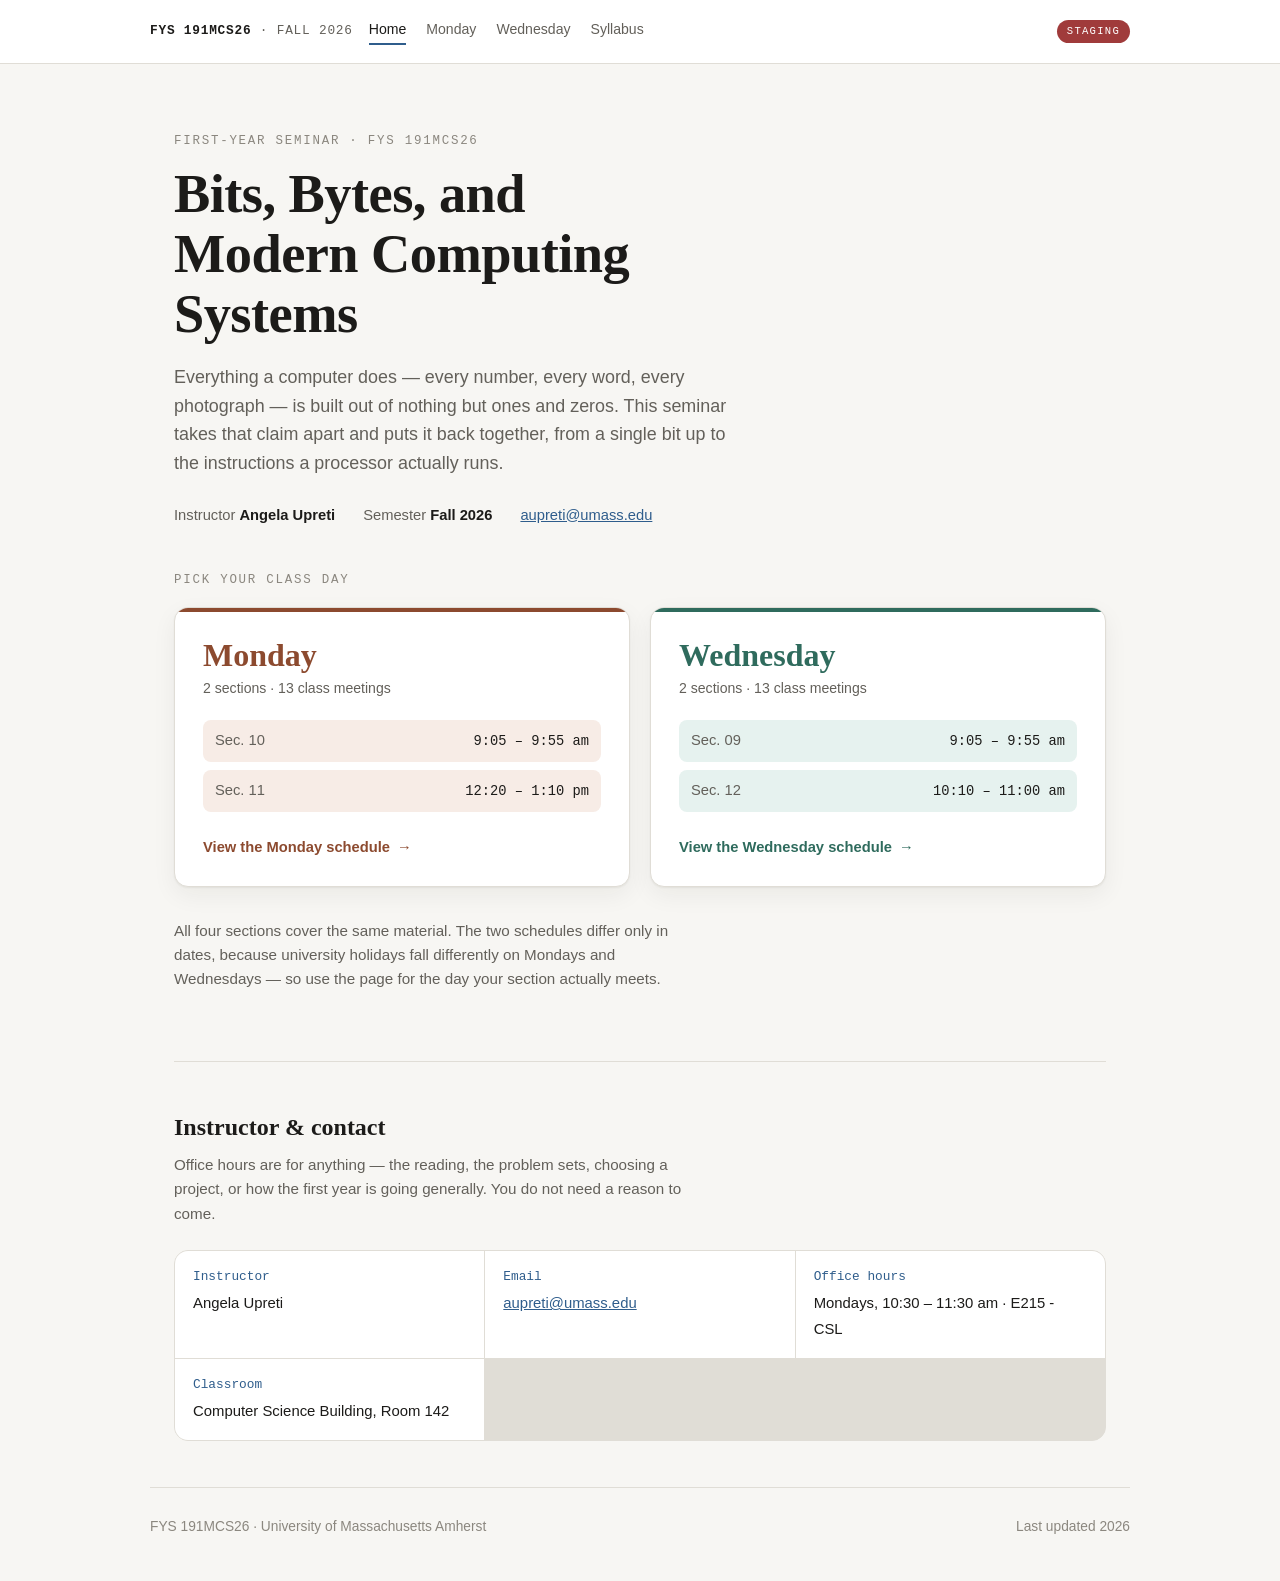
<file: index.html>
<!DOCTYPE html>
<html lang="en">
<head>
  <meta charset="utf-8">
  <meta name="viewport" content="width=device-width, initial-scale=1">
  <title>FYS 191MCS26 — Bits, Bytes, and Modern Computing Systems</title>
  <meta name="description" content="First-Year Seminar on how computers represent, move, and compute with information. University of Massachusetts Amherst, Fall 2026.">
  <link rel="stylesheet" href="assets/style.css?v=2a5af34337">
</head>
<body>

<header class="masthead">
  <div class="wrap masthead-inner">
    <a class="course-no" href="index.html">
      <strong data-course-number></strong> · <span data-semester></span>
    </a>
    <nav>
      <a href="index.html" aria-current="page">Home</a>
      <a href="monday.html">Monday</a>
      <a href="wednesday.html">Wednesday</a>
      <a href="#" data-syllabus-link>Syllabus</a>
    </nav>
  </div>
</header>

<main>

  <div class="wrap">

    <section class="hero">
      <p class="eyebrow">
        <span data-course-subtitle></span> · <span data-course-number></span>
      </p>
      <h1 data-course-title></h1>
      <p class="blurb" data-blurb></p>

      <div class="meta">
        <span>Instructor <strong data-instructor></strong></span>
        <span>Semester <strong data-semester></strong></span>
        <span><a data-instructor-email href="#"></a></span>
      </div>
    </section>

    <section class="block" style="padding-top:0">
      <p class="chooser-label">Pick your class day</p>
      <div class="chooser" data-chooser></div>
      <p class="section-note" style="margin-top:20px">
        All four sections cover the same material. The two schedules differ only
        in dates, because university holidays fall differently on Mondays and
        Wednesdays — so use the page for the day your section actually meets.
      </p>
    </section>

    <section class="block">
      <h2 class="section-title">Instructor &amp; contact</h2>
      <p class="section-note">
        Office hours are for anything — the reading, the problem sets, choosing a
        project, or how the first year is going generally. You do not need a
        reason to come.
      </p>
      <ul class="keydates">
        <li><span class="kd-date">Instructor</span><span class="kd-label" data-instructor></span></li>
        <li><span class="kd-date">Email</span><span class="kd-label"><a data-instructor-email href="#"></a></span></li>
        <li><span class="kd-date">Office hours</span><span class="kd-label" data-office-hours></span></li>
        <li><span class="kd-date">Classroom</span><span class="kd-label" data-location></span></li>
      </ul>
    </section>

  </div>

</main>

<footer class="foot wrap">
  <span><span data-course-number></span> · <span data-institution></span></span>
  <span>Last updated <span data-year></span></span>
</footer>

<script src="assets/build.js?v=02f8322713"></script>
<script src="assets/course-data.js?v=b9cfbca0ce"></script>
<script src="assets/site.js?v=e9295c8b87"></script>
</body>
</html>
</file>
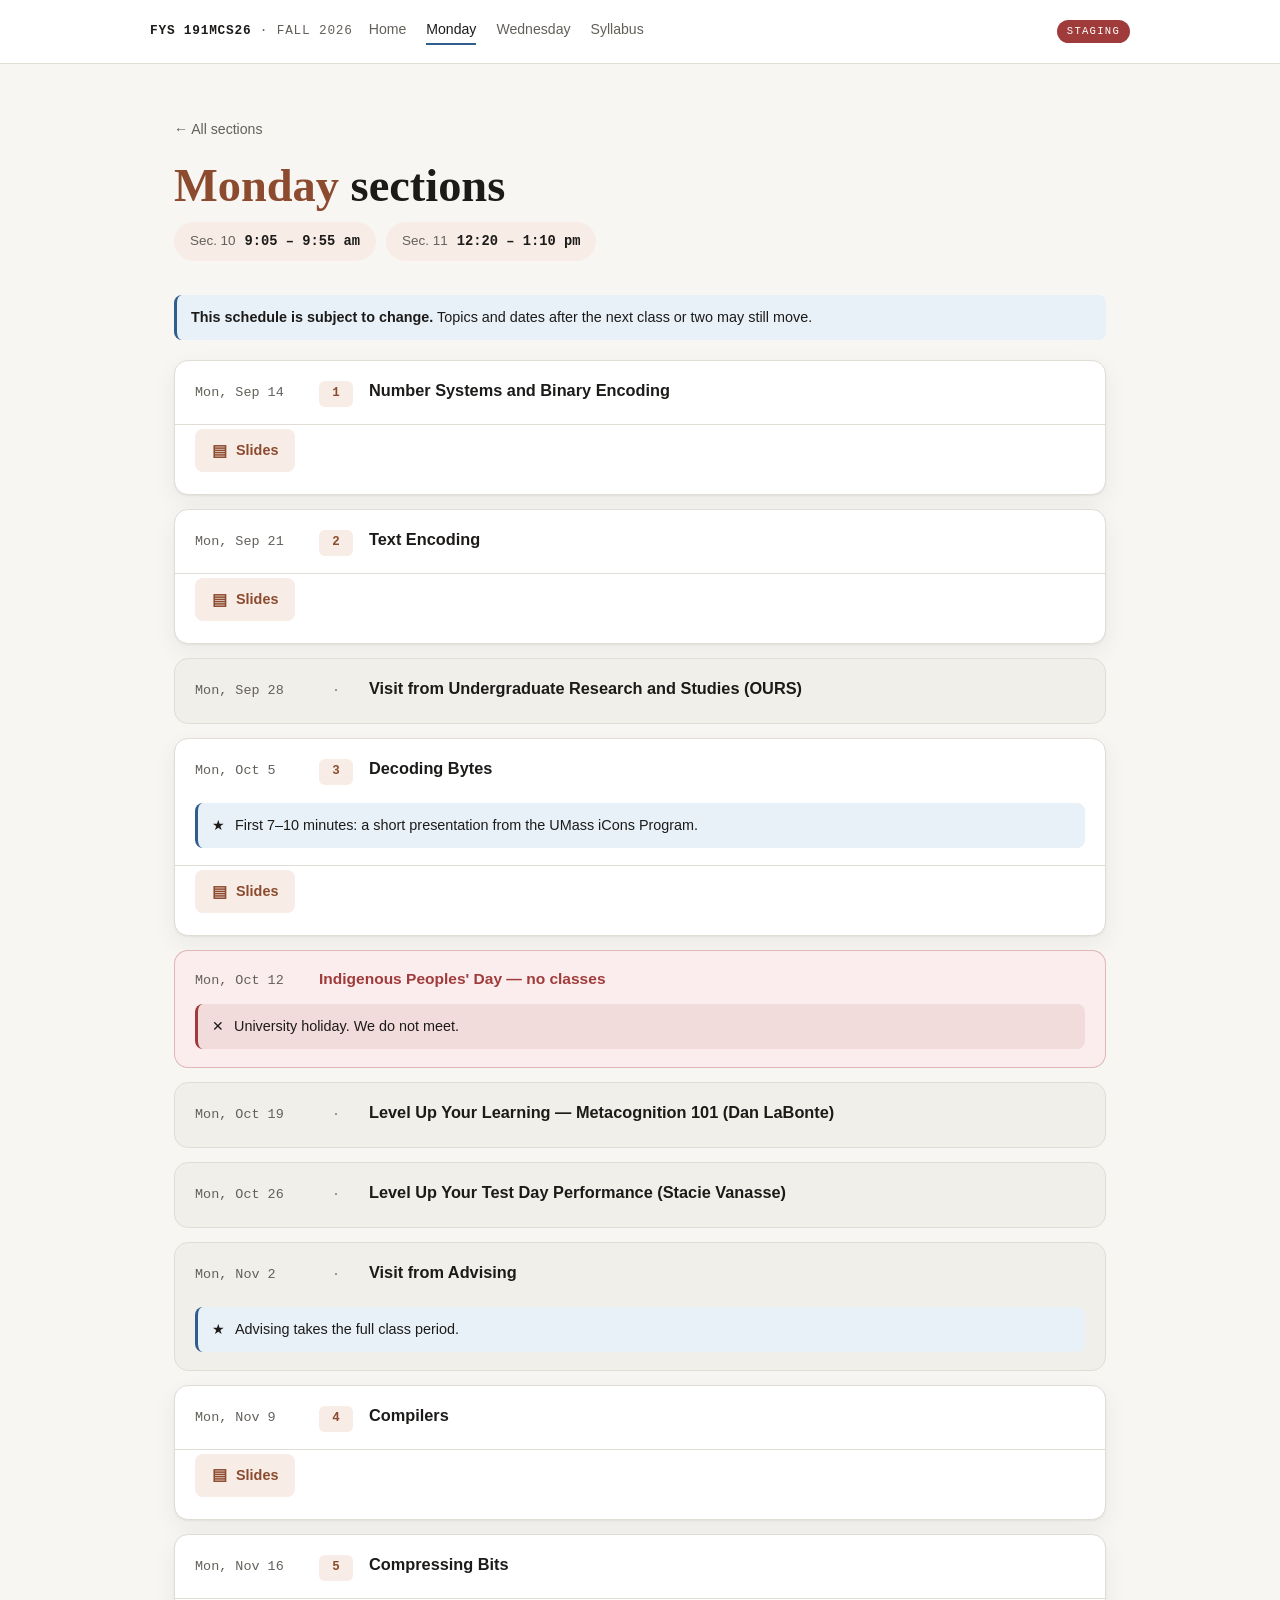
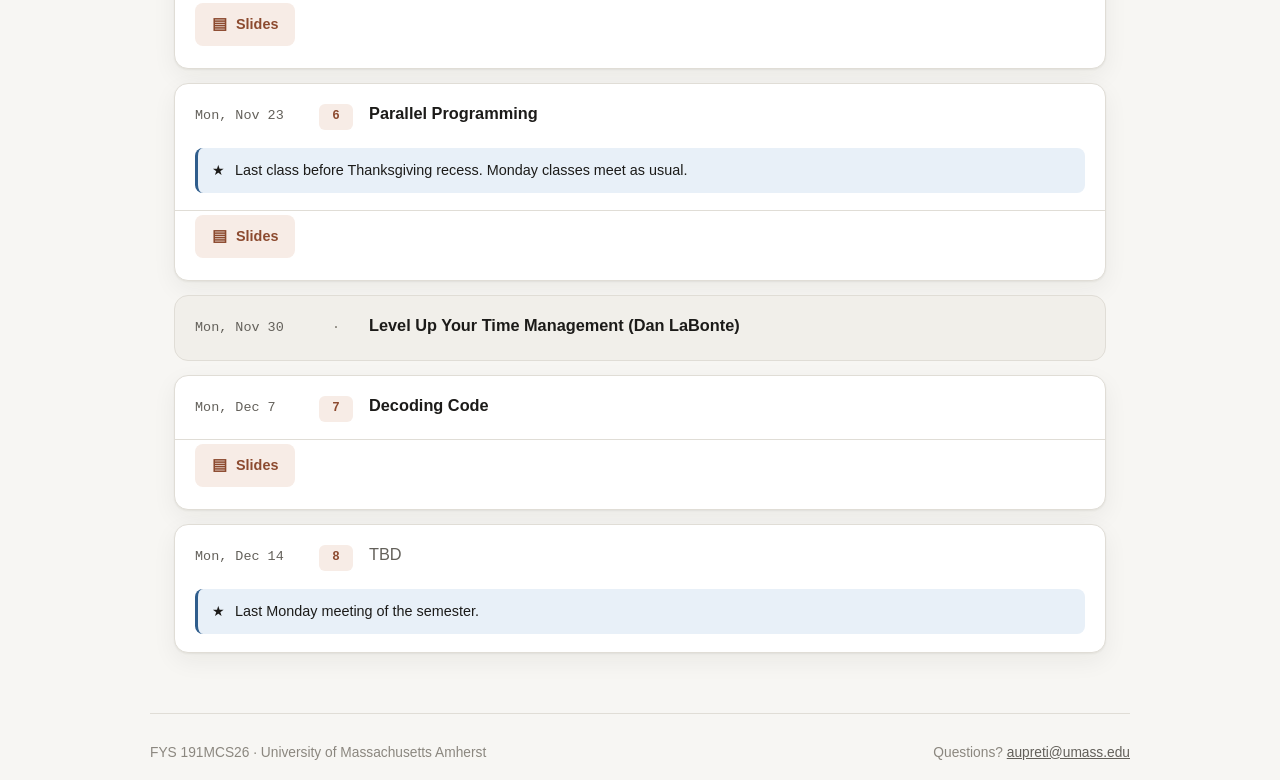
<file: monday.html>
<!DOCTYPE html>
<html lang="en">
<head>
  <meta charset="utf-8">
  <meta name="viewport" content="width=device-width, initial-scale=1">
  <title>Monday Schedule — FYS 191MCS26</title>
  <meta name="description" content="Meeting-by-meeting schedule for the Monday sections of FYS 191MCS26, Fall 2026.">
  <link rel="stylesheet" href="assets/style.css?v=2a5af34337">
</head>
<body>

<header class="masthead">
  <div class="wrap masthead-inner">
    <a class="course-no" href="index.html">
      <strong data-course-number></strong> · <span data-semester></span>
    </a>
    <nav>
      <a href="index.html">Home</a>
      <a href="monday.html" aria-current="page">Monday</a>
      <a href="wednesday.html">Wednesday</a>
      <a href="#" data-syllabus-link>Syllabus</a>
    </nav>
  </div>
</header>

<main class="wrap">

  <section class="day-header">
    <a class="backlink" href="index.html">← All sections</a>
    <h1><span class="dow" data-day-name></span> sections</h1>
    <div class="section-chips" data-sections></div>
  </section>

  <p class="schedule-notice">
    <strong>This schedule is subject to change.</strong>
    Topics and dates after the next class or two may still move.
  </p>

  <div class="schedule" data-schedule="monday"></div>

</main>

<footer class="foot wrap">
  <span><span data-course-number></span> · <span data-institution></span></span>
  <span>Questions? <a data-instructor-email href="#"></a></span>
</footer>

<script src="assets/build.js?v=02f8322713"></script>
<script src="assets/course-data.js?v=b9cfbca0ce"></script>
<script src="assets/site.js?v=e9295c8b87"></script>
</body>
</html>
</file>
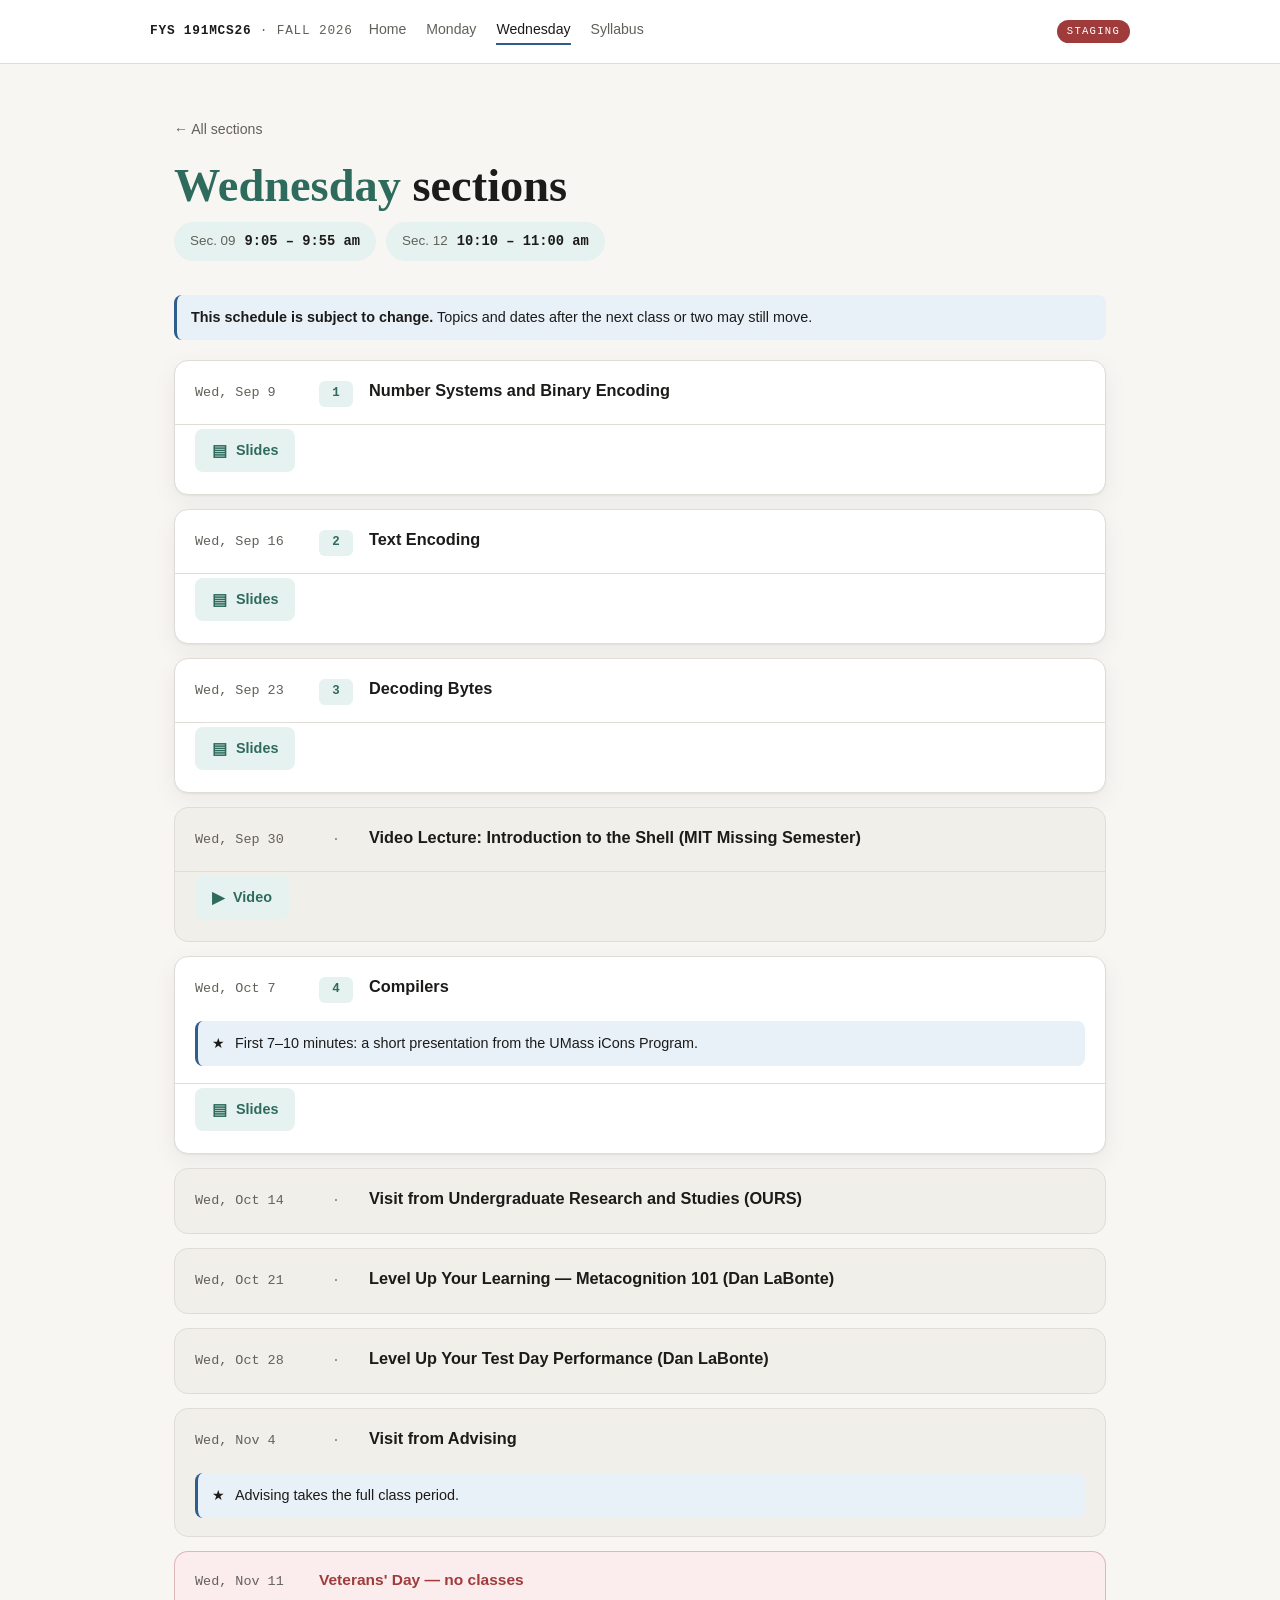
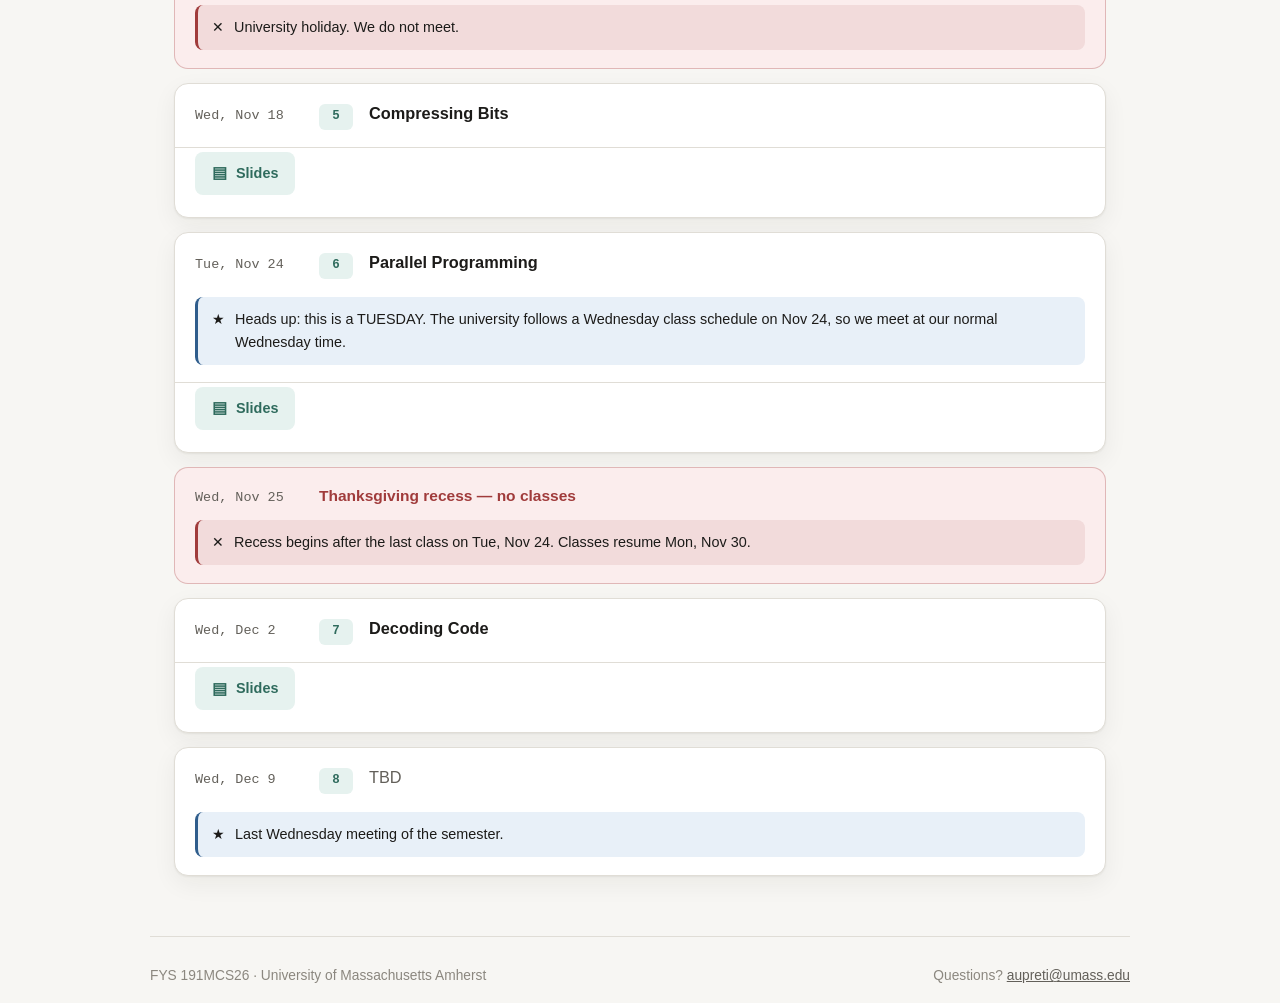
<file: wednesday.html>
<!DOCTYPE html>
<html lang="en">
<head>
  <meta charset="utf-8">
  <meta name="viewport" content="width=device-width, initial-scale=1">
  <title>Wednesday Schedule — FYS 191MCS26</title>
  <meta name="description" content="Meeting-by-meeting schedule for the Wednesday sections of FYS 191MCS26, Fall 2026.">
  <link rel="stylesheet" href="assets/style.css?v=2a5af34337">
</head>
<body>

<header class="masthead">
  <div class="wrap masthead-inner">
    <a class="course-no" href="index.html">
      <strong data-course-number></strong> · <span data-semester></span>
    </a>
    <nav>
      <a href="index.html">Home</a>
      <a href="monday.html">Monday</a>
      <a href="wednesday.html" aria-current="page">Wednesday</a>
      <a href="#" data-syllabus-link>Syllabus</a>
    </nav>
  </div>
</header>

<main class="wrap">

  <section class="day-header">
    <a class="backlink" href="index.html">← All sections</a>
    <h1><span class="dow" data-day-name></span> sections</h1>
    <div class="section-chips" data-sections></div>
  </section>

  <p class="schedule-notice">
    <strong>This schedule is subject to change.</strong>
    Topics and dates after the next class or two may still move.
  </p>

  <div class="schedule" data-schedule="wednesday"></div>

</main>

<footer class="foot wrap">
  <span><span data-course-number></span> · <span data-institution></span></span>
  <span>Questions? <a data-instructor-email href="#"></a></span>
</footer>

<script src="assets/build.js?v=02f8322713"></script>
<script src="assets/course-data.js?v=b9cfbca0ce"></script>
<script src="assets/site.js?v=e9295c8b87"></script>
</body>
</html>
</file>
<file: assets/style.css>
/* ==========================================================================
   FYS 191MCS26 — site styles
   Light palette on :root, dark palette swapped under prefers-color-scheme.
   ========================================================================== */

:root {
  --bg:            #f7f6f3;
  --surface:       #ffffff;
  --surface-2:     #f1efea;
  --border:        #e0ddd6;
  --border-strong: #c9c5bb;

  --text:          #1c1b19;
  --text-muted:    #63605a;
  --text-faint:    #8b877f;

  --accent:        #2f5d8c;
  --accent-soft:   #e8f0f8;

  --mon:           #8c4a2f;
  --mon-soft:      #f7ece6;
  --wed:           #2f6b5d;
  --wed-soft:      #e6f2ef;

  --off:           #a03b3b;
  --off-soft:      #fbeded;

  --shadow:        0 1px 2px rgba(28, 27, 25, .06), 0 8px 24px rgba(28, 27, 25, .06);
  --shadow-lift:   0 2px 4px rgba(28, 27, 25, .08), 0 16px 40px rgba(28, 27, 25, .12);

  --radius:        14px;
  --radius-sm:     8px;

  --mono: ui-monospace, "SF Mono", SFMono-Regular, Menlo, Consolas, monospace;
  --sans: -apple-system, BlinkMacSystemFont, "Segoe UI", Inter, Helvetica, Arial, sans-serif;
  --serif: "Iowan Old Style", "Palatino Linotype", Palatino, Georgia, serif;
}

@media (prefers-color-scheme: dark) {
  :root {
    --bg:            #16161a;
    --surface:       #1e1e23;
    --surface-2:     #26262c;
    --border:        #33333b;
    --border-strong: #4a4a55;

    --text:          #ecebe8;
    --text-muted:    #a5a29c;
    --text-faint:    #7d7a74;

    --accent:        #7fb0dd;
    --accent-soft:   #1c2b39;

    --mon:           #e0a184;
    --mon-soft:      #33241d;
    --wed:           #7fc9b6;
    --wed-soft:      #1b2f2a;

    --off:           #e08c8c;
    --off-soft:      #331e1e;

    --shadow:        0 1px 2px rgba(0,0,0,.4), 0 8px 24px rgba(0,0,0,.35);
    --shadow-lift:   0 2px 4px rgba(0,0,0,.5), 0 16px 40px rgba(0,0,0,.5);
  }
}

* { box-sizing: border-box; }

html { -webkit-text-size-adjust: 100%; }

body {
  margin: 0;
  background: var(--bg);
  color: var(--text);
  font-family: var(--sans);
  font-size: 16px;
  line-height: 1.6;
  -webkit-font-smoothing: antialiased;
}

a { color: var(--accent); }

.wrap {
  max-width: 980px;
  margin: 0 auto;
  padding: 0 24px;
}

/* ---------- Site header ---------- */

.masthead {
  border-bottom: 1px solid var(--border);
  background: var(--surface);
}

.masthead-inner {
  display: flex;
  align-items: baseline;
  justify-content: space-between;
  gap: 16px;
  flex-wrap: wrap;
  padding: 18px 0;
}

.masthead .course-no {
  font-family: var(--mono);
  font-size: .8rem;
  letter-spacing: .06em;
  text-transform: uppercase;
  color: var(--text-muted);
  text-decoration: none;
}

.masthead .course-no strong { color: var(--text); font-weight: 600; }

.masthead nav {
  display: flex;
  gap: 20px;
  font-size: .88rem;
}

.masthead nav a {
  color: var(--text-muted);
  text-decoration: none;
  padding-bottom: 2px;
  border-bottom: 2px solid transparent;
}

.masthead nav a:hover { color: var(--text); }
.masthead nav a[aria-current="page"] {
  color: var(--text);
  border-bottom-color: var(--accent);
}

/* ---------- Hero ---------- */

.hero { padding: 68px 0 44px; }

.eyebrow {
  font-family: var(--mono);
  font-size: .78rem;
  letter-spacing: .14em;
  text-transform: uppercase;
  color: var(--text-faint);
  margin: 0 0 14px;
}

.hero h1 {
  font-family: var(--serif);
  font-size: clamp(2.1rem, 6vw, 3.4rem);
  line-height: 1.1;
  letter-spacing: -.01em;
  font-weight: 600;
  margin: 0 0 18px;
  max-width: 18ch;
}

.hero .blurb {
  font-size: 1.12rem;
  color: var(--text-muted);
  max-width: 58ch;
  margin: 0 0 8px;
}

.hero .meta {
  margin-top: 26px;
  display: flex;
  flex-wrap: wrap;
  gap: 8px 28px;
  font-size: .92rem;
  color: var(--text-muted);
}

.hero .meta span strong {
  color: var(--text);
  font-weight: 600;
}

/* ---------- Day chooser (home) ---------- */

.chooser-label {
  font-family: var(--mono);
  font-size: .78rem;
  letter-spacing: .14em;
  text-transform: uppercase;
  color: var(--text-faint);
  margin: 0 0 16px;
}

.chooser {
  display: grid;
  grid-template-columns: repeat(auto-fit, minmax(280px, 1fr));
  gap: 20px;
  padding-bottom: 12px;
}

.day-card {
  display: block;
  position: relative;
  text-decoration: none;
  color: inherit;
  background: var(--surface);
  border: 1px solid var(--border);
  border-radius: var(--radius);
  padding: 30px 28px 26px;
  box-shadow: var(--shadow);
  transition: transform .16s ease, box-shadow .16s ease, border-color .16s ease;
  overflow: hidden;
}

.day-card::before {
  content: "";
  position: absolute;
  inset: 0 0 auto 0;
  height: 4px;
  background: var(--card-accent);
}

.day-card:hover,
.day-card:focus-visible {
  transform: translateY(-3px);
  box-shadow: var(--shadow-lift);
  border-color: var(--border-strong);
}

.day-card:focus-visible { outline: 2px solid var(--card-accent); outline-offset: 3px; }

.day-card.mon { --card-accent: var(--mon); --card-soft: var(--mon-soft); }
.day-card.wed { --card-accent: var(--wed); --card-soft: var(--wed-soft); }

.day-card .day-name {
  font-family: var(--serif);
  font-size: 2rem;
  font-weight: 600;
  line-height: 1.1;
  margin: 0 0 4px;
  color: var(--card-accent);
}

.day-card .day-sub {
  font-size: .88rem;
  color: var(--text-muted);
  margin: 0 0 20px;
}

.day-card ul {
  list-style: none;
  margin: 0 0 22px;
  padding: 0;
  display: grid;
  gap: 8px;
}

.day-card li {
  display: flex;
  align-items: baseline;
  justify-content: space-between;
  gap: 12px;
  background: var(--card-soft);
  border-radius: var(--radius-sm);
  padding: 9px 12px;
  font-size: .92rem;
}

.day-card li .sect { color: var(--text-muted); }
.day-card li .time { font-family: var(--mono); font-size: .86rem; color: var(--text); }

.day-card .go {
  display: inline-flex;
  align-items: center;
  gap: 7px;
  font-size: .92rem;
  font-weight: 600;
  color: var(--card-accent);
}

.day-card .go .arrow { transition: transform .16s ease; }
.day-card:hover .go .arrow { transform: translateX(4px); }

/* ---------- Generic sections ---------- */

section.block { padding: 46px 0; }
section.block + section.block { border-top: 1px solid var(--border); }

h2.section-title {
  font-family: var(--serif);
  font-size: 1.5rem;
  font-weight: 600;
  margin: 0 0 6px;
}

.section-note {
  color: var(--text-muted);
  font-size: .95rem;
  margin: 0 0 24px;
  max-width: 62ch;
}

/* ---------- Key dates ---------- */

.keydates {
  list-style: none;
  margin: 0;
  padding: 0;
  display: grid;
  grid-template-columns: repeat(auto-fit, minmax(240px, 1fr));
  gap: 1px;
  background: var(--border);
  border: 1px solid var(--border);
  border-radius: var(--radius);
  overflow: hidden;
}

.keydates li {
  background: var(--surface);
  padding: 16px 18px;
}

.keydates .kd-date {
  font-family: var(--mono);
  font-size: .8rem;
  color: var(--accent);
  display: block;
  margin-bottom: 3px;
}

.keydates .kd-label { font-size: .93rem; color: var(--text); }

/* ---------- Schedule page header ---------- */

.day-header { padding: 52px 0 34px; }

.day-header h1 {
  font-family: var(--serif);
  font-size: clamp(2rem, 5vw, 2.9rem);
  font-weight: 600;
  margin: 0 0 10px;
  line-height: 1.12;
}

.day-header h1 .dow { color: var(--day-accent); }


.section-chips { display: flex; flex-wrap: wrap; gap: 10px; }

.chip {
  display: inline-flex;
  align-items: baseline;
  gap: 9px;
  background: var(--day-soft);
  color: var(--text);
  border: 1px solid transparent;
  border-radius: 999px;
  padding: 7px 15px;
  font-size: .9rem;
}

.chip .chip-label { color: var(--text-muted); font-size: .84rem; }
.chip .chip-time { font-family: var(--mono); font-size: .86rem; font-weight: 600; }

.day-page.mon { --day-accent: var(--mon); --day-soft: var(--mon-soft); }
.day-page.wed { --day-accent: var(--wed); --day-soft: var(--wed-soft); }

.backlink {
  display: inline-block;
  font-size: .88rem;
  color: var(--text-muted);
  text-decoration: none;
  margin-bottom: 20px;
}
.backlink:hover { color: var(--text); }

/* ---------- Schedule ---------- */

.schedule { display: grid; gap: 14px; padding-bottom: 60px; }

.unit-head {
  font-family: var(--mono);
  font-size: .74rem;
  letter-spacing: .14em;
  text-transform: uppercase;
  color: var(--text-faint);
  margin: 22px 0 2px;
  display: flex;
  align-items: center;
  gap: 12px;
}
.unit-head::after {
  content: "";
  flex: 1;
  height: 1px;
  background: var(--border);
}
.schedule > .unit-head:first-child { margin-top: 0; }

.meeting {
  background: var(--surface);
  border: 1px solid var(--border);
  border-radius: var(--radius);
  box-shadow: var(--shadow);
  overflow: hidden;
}

.meeting > .m-head {
  display: grid;
  grid-template-columns: 108px 34px 1fr;
  align-items: baseline;
  gap: 16px;
  padding: 18px 20px;
}

.m-date {
  font-family: var(--mono);
  font-size: .84rem;
  color: var(--text-muted);
  white-space: nowrap;
}

.m-num {
  font-family: var(--mono);
  font-size: .78rem;
  font-weight: 600;
  color: var(--day-accent);
  background: var(--day-soft);
  border-radius: 6px;
  padding: 3px 0;
  text-align: center;
}

.m-title { font-weight: 600; font-size: 1.02rem; line-height: 1.35; }

.m-body {
  padding: 4px 20px 22px;
  border-top: 1px solid var(--border);
  margin-top: -1px;
}

.m-body .m-summary {
  color: var(--text-muted);
  margin: 16px 0 18px;
  max-width: 68ch;
}

.m-fields {
  display: grid;
  grid-template-columns: repeat(auto-fit, minmax(240px, 1fr));
  gap: 14px;
}

.m-field {
  background: var(--surface-2);
  border-radius: var(--radius-sm);
  padding: 13px 15px;
}

.m-field .fl {
  display: block;
  font-family: var(--mono);
  font-size: .7rem;
  letter-spacing: .1em;
  text-transform: uppercase;
  color: var(--text-faint);
  margin-bottom: 5px;
}

.m-field .fv { font-size: .93rem; }

/* Slides: view in browser (primary) + download the .pptx (secondary) */
.m-actions {
  display: flex;
  align-items: center;
  gap: 16px;
  flex-wrap: wrap;
  margin: 0;
}

.m-slides-alt {
  font-size: .84rem;
  color: var(--text-muted);
  text-decoration: none;
  border-bottom: 1px solid var(--border-strong);
  padding-bottom: 1px;
}

.m-slides-alt:hover { color: var(--text); border-bottom-color: var(--text); }

/* Production-only marker on decks students can't see yet */
.m-unpub {
  font-family: var(--mono);
  font-size: .7rem;
  letter-spacing: .08em;
  text-transform: uppercase;
  color: var(--off);
  background: var(--off-soft);
  border-radius: 999px;
  padding: 4px 10px;
}

/* Production-only build badge in the masthead */
.build-badge {
  font-family: var(--mono);
  font-size: .66rem;
  letter-spacing: .12em;
  text-transform: uppercase;
  color: var(--surface);
  background: var(--off);
  border-radius: 999px;
  padding: 3px 10px;
  margin-left: auto;
}

.m-slides {
  display: inline-flex;
  align-items: center;
  gap: 9px;
  text-decoration: none;
  font-size: .9rem;
  font-weight: 600;
  color: var(--day-accent);
  background: var(--day-soft);
  border: 1px solid transparent;
  border-radius: var(--radius-sm);
  padding: 9px 16px;
  transition: border-color .15s ease, transform .15s ease;
}

.m-slides:hover {
  border-color: var(--day-accent);
  transform: translateY(-1px);
}

.m-slides:focus-visible { outline: 2px solid var(--day-accent); outline-offset: 2px; }
.m-slides-icon { font-size: 1rem; line-height: 1; }

/* Guest lectures and the wrap-up sit quieter than taught classes */
.meeting.guest { background: var(--surface-2); box-shadow: none; }
.meeting.guest .m-num { color: var(--text-faint); background: transparent; }
.m-title.is-tbd { color: var(--text-muted); font-weight: 500; }
.meeting.guest .m-summary { margin-bottom: 0; }

/* Callout note on a meeting */
.m-note {
  display: flex;
  gap: 10px;
  align-items: flex-start;
  background: var(--accent-soft);
  border-left: 3px solid var(--accent);
  border-radius: var(--radius-sm);
  padding: 11px 14px;
  font-size: .9rem;
  margin: 0 20px 18px;
}
.m-note .m-note-icon { flex: none; }

/* Standing notice above a day's schedule. Same visual family as .m-note, but
   full width and outside any meeting row. */
.schedule-notice {
  background: var(--accent-soft);
  border-left: 3px solid var(--accent);
  border-radius: var(--radius-sm);
  padding: 11px 14px;
  font-size: .9rem;
  margin: 0 0 20px;
}
.schedule-notice strong { font-weight: 700; }

/* Days off */
.meeting.off {
  background: var(--off-soft);
  border-color: color-mix(in srgb, var(--off) 30%, transparent);
  box-shadow: none;
}

.meeting.off > .m-head { grid-template-columns: 108px 1fr; }
.meeting.off .m-title { color: var(--off); font-weight: 600; font-size: .97rem; }
.meeting.off .m-note {
  background: color-mix(in srgb, var(--off) 10%, transparent);
  border-left-color: var(--off);
  margin-top: -6px;
}

/* ---------- Footer ---------- */

.foot {
  border-top: 1px solid var(--border);
  padding: 28px 0 44px;
  font-size: .86rem;
  color: var(--text-faint);
  display: flex;
  flex-wrap: wrap;
  gap: 8px 24px;
  justify-content: space-between;
}

.foot a { color: var(--text-muted); }

/* ---------- Responsive ---------- */

@media (max-width: 640px) {
  .wrap { padding: 0 18px; }
  .hero { padding: 46px 0 32px; }

  .meeting > .m-head {
    grid-template-columns: 40px 1fr;
    grid-template-areas:
      "num  date"
      "num  title";
    gap: 4px 14px;
    row-gap: 2px;
  }
  .meeting > .m-head .m-num   { grid-area: num; align-self: start; padding: 4px 0; }
  .meeting > .m-head .m-date  { grid-area: date; }
  .meeting > .m-head .m-title { grid-area: title; }

  .meeting.off > .m-head {
    grid-template-columns: 1fr;
    grid-template-areas: "date" "title";
  }
}

/* Printing: every row is always visible, so the full schedule prints out as a
   plain handout with nothing to expand first. */
@media print {
  body { background: #fff; }
  .masthead nav, .backlink, .foot { display: none; }
  .meeting { break-inside: avoid; box-shadow: none; border-color: #ccc; }
}
</file>
